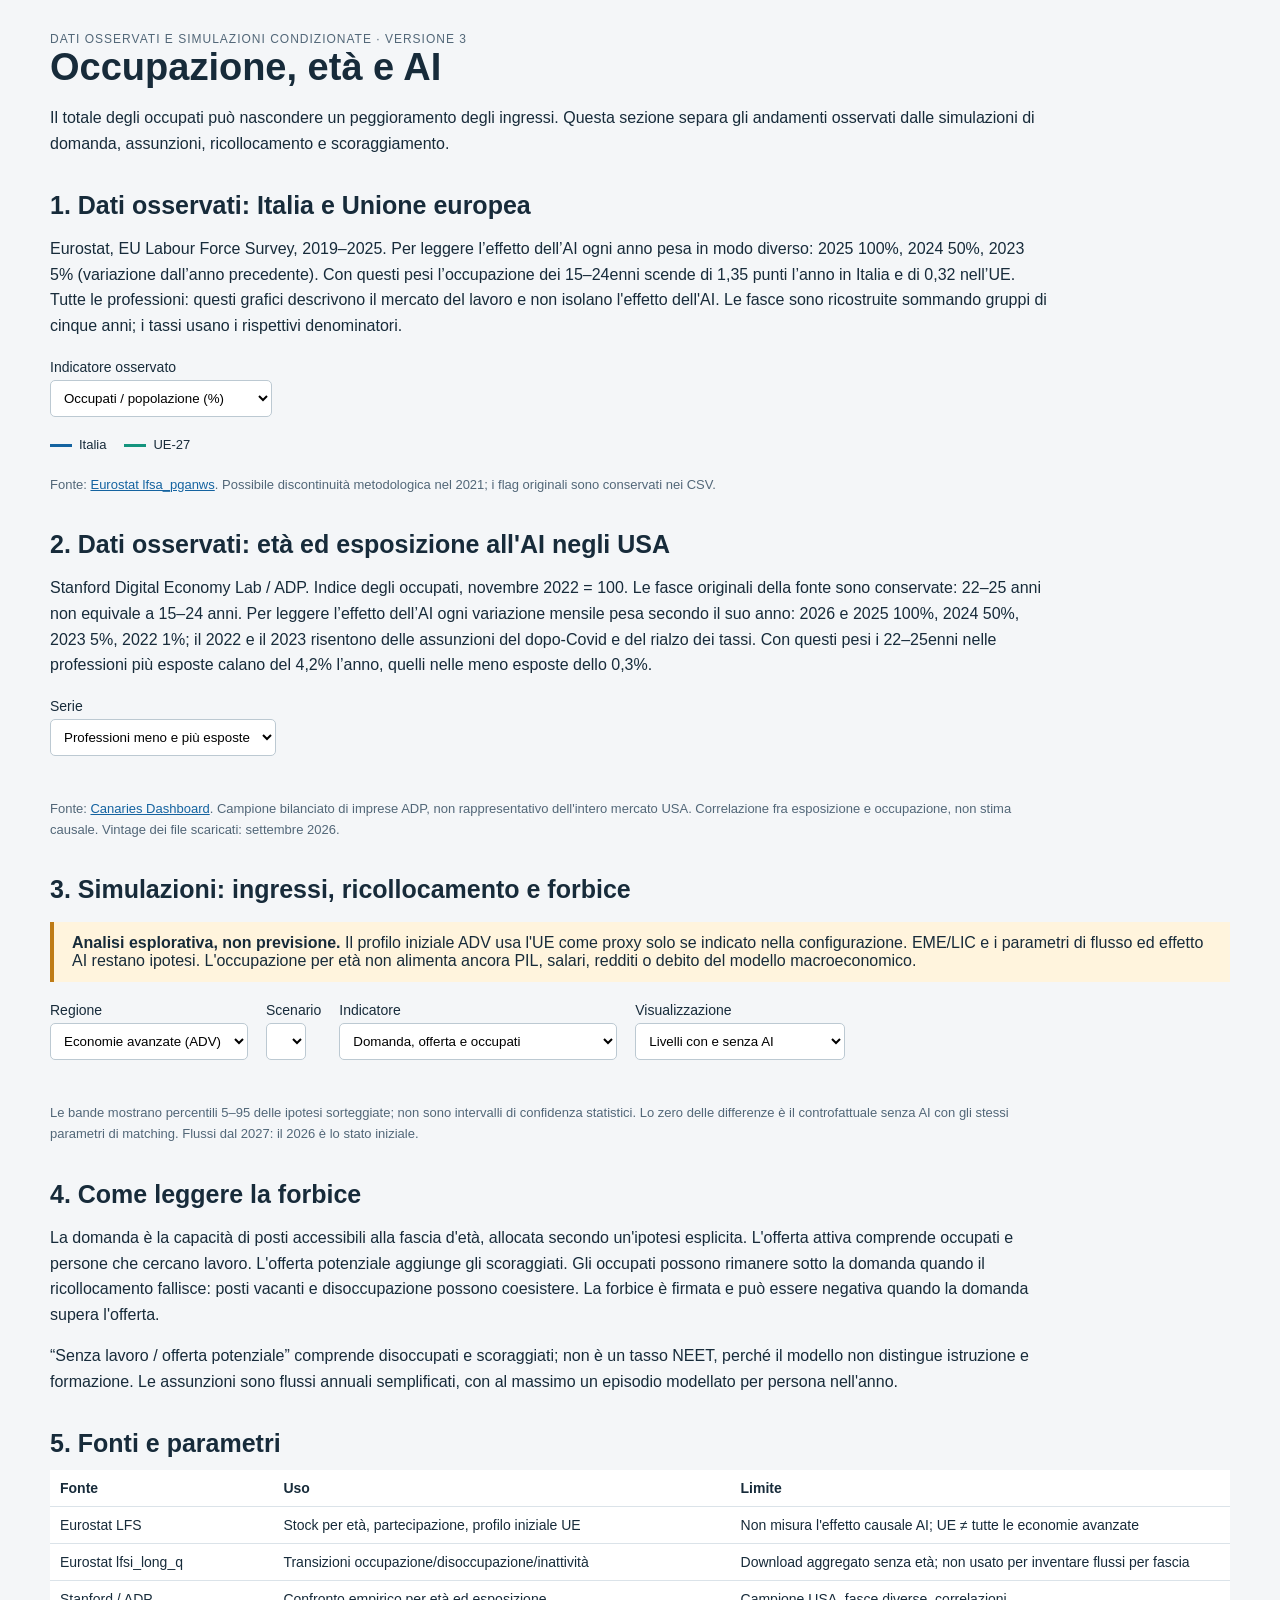
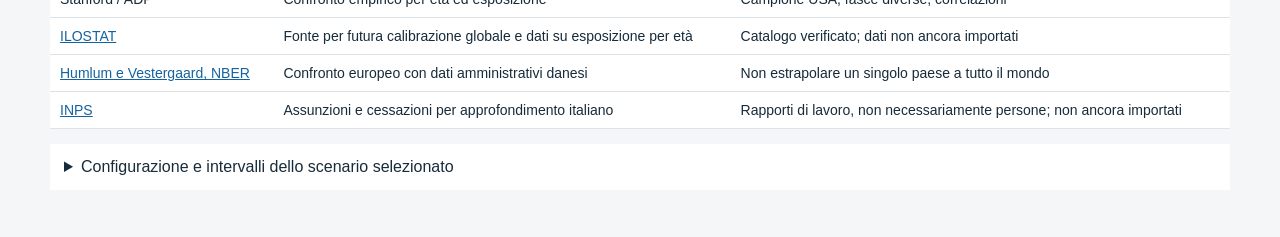
<file: report_template.html>
<!doctype html>
<html lang="it"><meta charset="utf-8"><meta name="viewport" content="width=device-width,initial-scale=1">
<title>Occupazione, età e AI</title>
<style>
:root{font-family:Segoe UI,Arial,sans-serif;color:#172b3a;background:#f4f6f8}body{margin:0}main{max-width:1180px;margin:auto;padding:32px}h1{font-size:38px;margin:0 0 12px}h2{font-size:25px;margin:35px 0 12px}p{line-height:1.6;max-width:1000px}.tag{color:#526778;text-transform:uppercase;letter-spacing:1px;font-size:12px}.notice{border-left:4px solid #be7b16;padding:12px 18px;background:#fff4dd;margin:18px 0}.controls{display:flex;flex-wrap:wrap;gap:18px;margin:20px 0}label{font-size:14px}select{display:block;padding:9px;margin-top:5px;border:1px solid #bcc9d2;border-radius:5px;background:white;max-width:100%}.grid{display:grid;grid-template-columns:repeat(2,minmax(0,1fr));gap:18px}.card{background:#fff;border:1px solid #dbe3e9;border-radius:9px;padding:18px}.card h3{margin:0 0 8px;font-size:18px}.card svg{display:block;width:100%;height:auto}.legend{display:flex;flex-wrap:wrap;gap:18px;font-size:13px;margin:10px 0}.swatch{display:inline-block;width:22px;height:3px;margin-right:7px;vertical-align:middle}table{border-collapse:collapse;width:100%;background:#fff;font-size:14px}th,td{text-align:left;border-bottom:1px solid #dbe3e9;padding:10px}a{color:#1463a0}.small{font-size:13px;color:#526778}details{margin:15px 0;padding:14px;background:white}pre{overflow:auto;max-height:330px;font-size:12px}@media(max-width:760px){main{padding:18px}.grid{grid-template-columns:1fr}h1{font-size:29px}}@media print{.controls{display:none}.card{break-inside:avoid}main{padding:0}.grid{gap:8px}}
</style><main>
<div class="tag">Dati osservati e simulazioni condizionate · versione 3</div>
<h1>Occupazione, età e AI</h1>
<p>Il totale degli occupati può nascondere un peggioramento degli ingressi. Questa sezione separa gli andamenti osservati dalle simulazioni di domanda, assunzioni, ricollocamento e scoraggiamento.</p>
<h2>1. Dati osservati: Italia e Unione europea</h2>
<p>Eurostat, EU Labour Force Survey, 2019–2025. Per leggere l’effetto dell’AI ogni anno pesa in modo diverso: 2025 100%, 2024 50%, 2023 5% (variazione dall’anno precedente). Con questi pesi l’occupazione dei 15–24enni scende di 1,35 punti l’anno in Italia e di 0,32 nell’UE. Tutte le professioni: questi grafici descrivono il mercato del lavoro e non isolano l'effetto dell'AI. Le fasce sono ricostruite sommando gruppi di cinque anni; i tassi usano i rispettivi denominatori.</p>
<div class="controls"><label>Indicatore osservato<select id="observedMetric"><option value="employment_rate">Occupati / popolazione (%)</option><option value="unemployment_rate">Disoccupati / forza lavoro (%)</option><option value="participation_rate">Forza lavoro / popolazione (%)</option></select></label></div>
<div class="legend"><span><i class="swatch" style="background:#1463a0"></i>Italia</span><span><i class="swatch" style="background:#14947e"></i>UE-27</span></div><div id="observedCharts" class="grid"></div>
<p class="small">Fonte: <a href="https://ec.europa.eu/eurostat/databrowser/view/lfsa_pganws/default/table">Eurostat lfsa_pganws</a>. Possibile discontinuità metodologica nel 2021; i flag originali sono conservati nei CSV.</p>
<h2>2. Dati osservati: età ed esposizione all'AI negli USA</h2>
<p>Stanford Digital Economy Lab / ADP. Indice degli occupati, novembre 2022 = 100. Le fasce originali della fonte sono conservate: 22–25 anni non equivale a 15–24 anni. Per leggere l’effetto dell’AI ogni variazione mensile pesa secondo il suo anno: 2026 e 2025 100%, 2024 50%, 2023 5%, 2022 1%; il 2022 e il 2023 risentono delle assunzioni del dopo-Covid e del rialzo dei tassi. Con questi pesi i 22–25enni nelle professioni più esposte calano del 4,2% l’anno, quelli nelle meno esposte dello 0,3%.</p>
<div class="controls"><label>Serie<select id="stanfordMetric"><option value="exposure">Professioni meno e più esposte</option><option value="canaries_software_developers">Sviluppatori software</option><option value="canaries_customer_service">Assistenza clienti</option></select></label></div>
<div id="stanfordLegend" class="legend"></div><div id="stanfordCharts" class="grid"></div>
<p class="small">Fonte: <a href="https://digitaleconomy.stanford.edu/project/indicators/canaries-dashboard/">Canaries Dashboard</a>. Campione bilanciato di imprese ADP, non rappresentativo dell'intero mercato USA. Correlazione fra esposizione e occupazione, non stima causale. Vintage dei file scaricati: settembre 2026.</p>
<h2>3. Simulazioni: ingressi, ricollocamento e forbice</h2>
<div class="notice"><b>Analisi esplorativa, non previsione.</b> Il profilo iniziale ADV usa l'UE come proxy solo se indicato nella configurazione. EME/LIC e i parametri di flusso ed effetto AI restano ipotesi. L'occupazione per età non alimenta ancora PIL, salari, redditi o debito del modello macroeconomico.</div>
<div class="controls"><label>Regione<select id="region"><option value="0">Economie avanzate (ADV)</option><option value="1">Emergenti (EME)</option><option value="2">Basso reddito (LIC)</option></select></label><label>Scenario<select id="scenario"></select></label><label>Indicatore<select id="metric"><option value="levels">Domanda, offerta e occupati</option><option value="employment_rate">Tasso di occupazione</option><option value="unemployment_rate">Tasso di disoccupazione</option><option value="hire_rate">Assunzioni annuali / forza lavoro (%)</option><option value="first_hire_rate">Primo lavoro / cercatori eleggibili (%)</option><option value="rehire_rate">Ricollocati / cercatori eleggibili (%)</option><option value="gap_potential">Forbice rispetto all'offerta potenziale (%)</option><option value="broad_nonemployment">Senza lavoro / offerta potenziale (%)</option><option value="participation_rate">Tasso di partecipazione</option></select></label><label>Visualizzazione<select id="view"><option value="levels">Livelli con e senza AI</option><option value="difference">Differenza AI meno senza AI</option></select></label></div>
<p id="chartDescription" class="small"></p><div id="simLegend" class="legend"></div><div id="simulationCharts" class="grid"></div>
<p class="small">Le bande mostrano percentili 5–95 delle ipotesi sorteggiate; non sono intervalli di confidenza statistici. Lo zero delle differenze è il controfattuale senza AI con gli stessi parametri di matching. Flussi dal 2027: il 2026 è lo stato iniziale.</p>
<h2>4. Come leggere la forbice</h2><p>La domanda è la capacità di posti accessibili alla fascia d'età, allocata secondo un'ipotesi esplicita. L'offerta attiva comprende occupati e persone che cercano lavoro. L'offerta potenziale aggiunge gli scoraggiati. Gli occupati possono rimanere sotto la domanda quando il ricollocamento fallisce: posti vacanti e disoccupazione possono coesistere. La forbice è firmata e può essere negativa quando la domanda supera l'offerta.</p>
<p>“Senza lavoro / offerta potenziale” comprende disoccupati e scoraggiati; non è un tasso NEET, perché il modello non distingue istruzione e formazione. Le assunzioni sono flussi annuali semplificati, con al massimo un episodio modellato per persona nell'anno.</p>
<h2>5. Fonti e parametri</h2><table><tr><th>Fonte</th><th>Uso</th><th>Limite</th></tr><tr><td>Eurostat LFS</td><td>Stock per età, partecipazione, profilo iniziale UE</td><td>Non misura l'effetto causale AI; UE ≠ tutte le economie avanzate</td></tr><tr><td>Eurostat lfsi_long_q</td><td>Transizioni occupazione/disoccupazione/inattività</td><td>Download aggregato senza età; non usato per inventare flussi per fascia</td></tr><tr><td>Stanford / ADP</td><td>Confronto empirico per età ed esposizione</td><td>Campione USA, fasce diverse, correlazioni</td></tr><tr><td><a href="https://ilostat.ilo.org/data/">ILOSTAT</a></td><td>Fonte per futura calibrazione globale e dati su esposizione per età</td><td>Catalogo verificato; dati non ancora importati</td></tr><tr><td><a href="https://www.nber.org/papers/w33777">Humlum e Vestergaard, NBER</a></td><td>Confronto europeo con dati amministrativi danesi</td><td>Non estrapolare un singolo paese a tutto il mondo</td></tr><tr><td><a href="https://servizi2.inps.it/servizi/osservatoristatistici/14">INPS</a></td><td>Assunzioni e cessazioni per approfondimento italiano</td><td>Rapporti di lavoro, non necessariamente persone; non ancora importati</td></tr></table>
<details><summary>Configurazione e intervalli dello scenario selezionato</summary><pre id="parameters"></pre></details><p id="runInfo" class="small"></p>
</main><script id="payload" type="application/json">__PAYLOAD__</script><script>
const D=JSON.parse(document.getElementById('payload').textContent),S=D.sim,O=D.obs;
const colors=['#1463a0','#14947e','#ca6b23','#774aa1'];
const esc=s=>String(s).replace(/[&<>"']/g,c=>({'&':'&amp;','<':'&lt;','>':'&gt;','"':'&quot;',"'":'&#39;'}[c]));
function chart(xs,series,unit,zero=false){
 const W=520,H=260,l=48,r=14,t=20,b=42;const vals=series.flatMap(s=>[...s.y,...(s.lo||[]),...(s.hi||[])]).filter(Number.isFinite);if(!vals.length)return '<p>Dati non disponibili.</p>';
 let min=Math.min(...vals,...(zero?[0]:[])),max=Math.max(...vals,...(zero?[0]:[]));let span=max-min||1;min-=span*.08;max+=span*.08;
 const X=i=>l+i*(W-l-r)/Math.max(1,xs.length-1),Y=v=>H-b-(v-min)*(H-b-t)/(max-min);let g='';
 for(let i=0;i<=4;i++){let v=min+(max-min)*i/4,y=Y(v);g+=`<line x1="${l}" y1="${y}" x2="${W-r}" y2="${y}" stroke="#e3e9ed"/><text x="${l-7}" y="${y+4}" text-anchor="end" font-size="11" fill="#526778">${v.toFixed(1)}</text>`;}
 if(min<=0&&max>=0)g+=`<line x1="${l}" y1="${Y(0)}" x2="${W-r}" y2="${Y(0)}" stroke="#96a5b2" stroke-dasharray="3 3"/>`;
 for(const s of series){if(s.lo&&s.hi){let pts=s.hi.map((v,i)=>`${X(i)},${Y(v)}`).concat(s.lo.map((v,i)=>`${X(i)},${Y(v)}`).reverse()).join(' ');g+=`<polygon points="${pts}" fill="${s.color}" opacity=".12"/>`;}g+=`<polyline points="${s.y.map((v,i)=>`${X(i)},${Y(v)}`).join(' ')}" fill="none" stroke="${s.color}" stroke-width="2.4" ${s.dash?'stroke-dasharray="6 4"':''}/>`;}
 for(let i=0;i<xs.length;i++)if(i===0||i===xs.length-1||i%Math.max(1,Math.floor(xs.length/4))===0)g+=`<text x="${X(i)}" y="${H-b+20}" text-anchor="middle" font-size="11" fill="#526778">${esc(String(xs[i]).slice(0,7))}</text>`;
 return `<svg viewBox="0 0 ${W} ${H}" role="img" aria-label="${esc(unit)}"><text x="${l}" y="12" font-size="11" fill="#526778">${esc(unit)}</text>${g}</svg>`;
}
const legend=items=>items.map((s,i)=>`<span><i class="swatch" style="background:${s.color||colors[i]}"></i>${esc(s.label)}</span>`).join('');
function observed(){let key=document.getElementById('observedMetric').value;document.getElementById('observedCharts').innerHTML=S.ages.map(age=>{const series=['IT','EU27_2020'].map((geo,i)=>({color:colors[i],y:(O.eurostat||[]).filter(r=>r.age===age&&r.geo===geo).map(r=>r[key])}));let xs=(O.eurostat||[]).filter(r=>r.age===age&&r.geo==='IT').map(r=>r.year);return `<div class="card"><h3>${age} anni</h3>${chart(xs,series,'%')}</div>`;}).join('');}
function stanford(){const key=document.getElementById('stanfordMetric').value,ex=key==='exposure';const rows=(O.stanford||{})[ex?'canaries_age_by_exposure':key]||[];if(!rows.length){document.getElementById('stanfordCharts').innerHTML='<p>Serie non disponibile.</p>';return;}const ages=Object.keys(rows[0]).filter(k=>!['observation_date','exposure_quintile','vintage'].includes(k));const labels=ex?[{label:'Quintile 1: meno esposte',color:colors[1]},{label:'Quintile 5: più esposte',color:colors[0]}]:[{label:'Occupati nel campione',color:colors[0]}];document.getElementById('stanfordLegend').innerHTML=legend(labels);document.getElementById('stanfordCharts').innerHTML=ages.map(age=>{const group=ex?['Quintile 1 (least exposed)','Quintile 5 (most exposed)'].map(q=>rows.filter(r=>r.exposure_quintile===q)): [rows];const xs=group[0].map(r=>r.observation_date);return `<div class="card"><h3>${esc(age)}</h3>${chart(xs,group.map((g,i)=>({color:labels[i].color,y:g.map(r=>Number(r[age]))})),'Indice nov. 2022 = 100')}</div>`;}).join('');}
for(const [k,v]of Object.entries(S.scenarios)){const o=document.createElement('option');o.value=k;o.textContent=v.label;document.getElementById('scenario').append(o);}
function simulation(){const region=Number(document.getElementById('region').value),name=document.getElementById('scenario').value,key=document.getElementById('metric').value,diff=document.getElementById('view').value==='difference',sc=S.scenarios[name];let labels=key==='levels'?[{label:'Offerta potenziale',color:'#526778'},{label:'Offerta attiva AI',color:colors[1]},{label:'Domanda AI',color:colors[0]},{label:'Occupati AI',color:colors[2]},{label:'Domanda senza AI',color:'#774aa1'}]:diff?[{label:'AI meno senza AI',color:colors[0]}]:[{label:'Con AI',color:colors[0]},{label:'Senza AI',color:colors[1]}];document.getElementById('simLegend').innerHTML=legend(labels);document.getElementById('chartDescription').textContent=key==='levels'?'Livelli: 100 = offerta potenziale della fascia nel 2026. La domanda per età è una capacità accessibile stimata; non un numero di annunci osservato.':diff?'Differenze di tassi in punti percentuali; bande 5–95 calcolate sulle differenze appaiate.':'Tassi percentuali; bande 5–95 per ciascuna traiettoria.';document.getElementById('simulationCharts').innerHTML=S.ages.map((age,a)=>{let series=[];const pull=(k,v)=>{let q=sc.metrics[k][v];return{y:q.p50.map(t=>t[region][a]),lo:q.p5.map(t=>t[region][a]),hi:q.p95.map(t=>t[region][a])};};if(key==='levels'){[['potential_supply','noai'],['supply','ai'],['demand','ai'],['employed','ai'],['demand','noai']].forEach(([k,v],i)=>{let z=pull(k,v);delete z.lo;delete z.hi;series.push({...z,color:labels[i].color,dash:i===4});});}else{(diff?['difference']:['ai','noai']).forEach((v,i)=>series.push({...pull(key,v),color:labels[i].color,dash:v==='noai'}));}let xs=S.years;if(['hire_rate','rehire_rate','first_hire_rate'].includes(key)){xs=xs.slice(1);series=series.map(s=>({...s,y:s.y.slice(1),lo:s.lo.slice(1),hi:s.hi.slice(1)}));}return `<div class="card"><h3>${age} anni</h3>${chart(xs,series,key==='levels'?'Offerta potenziale 2026 = 100':diff?'Punti percentuali':'%',diff)}</div>`;}).join('');document.getElementById('parameters').textContent=JSON.stringify(sc.assumptions,null,2);document.getElementById('runInfo').textContent=`${S.draws} estrazioni appaiate per scenario; seed ${S.seed}. Stato calibrazione: ${S.config_status}. Nessuna probabilità assegnata ai diversi scenari.`;}
document.getElementById('observedMetric').addEventListener('change',observed);document.getElementById('stanfordMetric').addEventListener('change',stanford);['region','scenario','metric','view'].forEach(k=>document.getElementById(k).addEventListener('change',simulation));observed();stanford();simulation();
</script></html>
</file>
